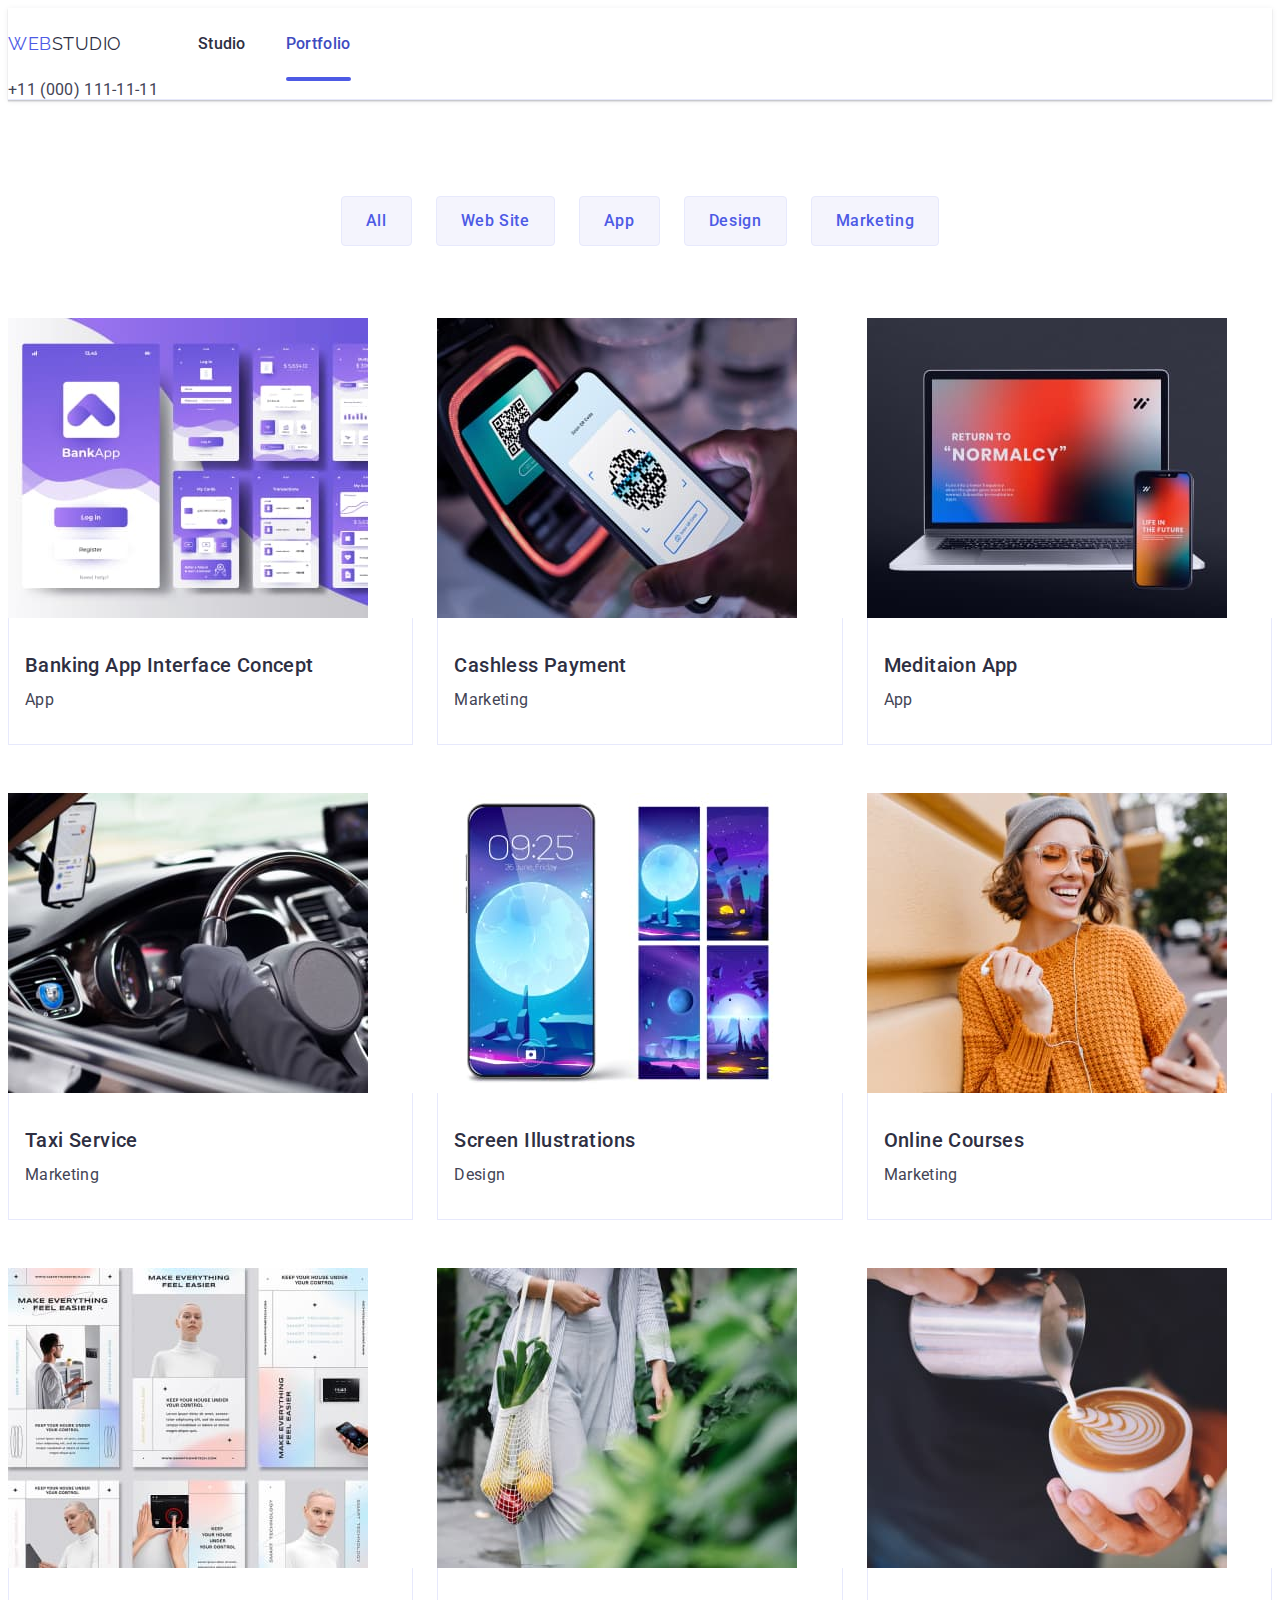
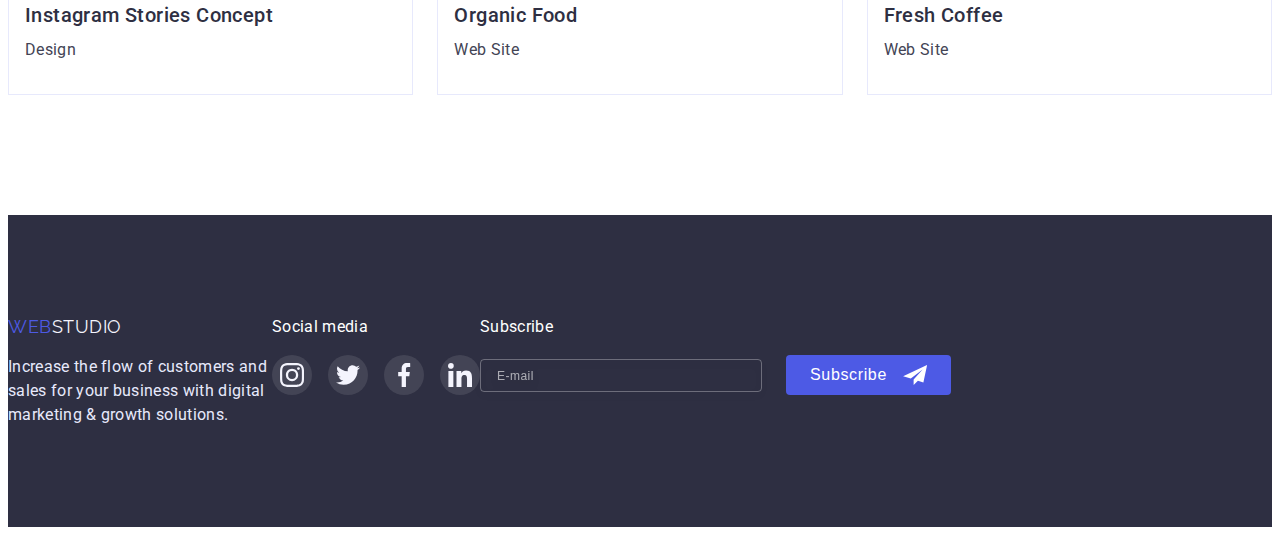
<file: portfolio.html>
<!DOCTYPE html>
<html lang="en">
  <head>
    <meta charset="UTF-8" />
    <meta http-equiv="X-UA-Compatible" content="IE=edge" />
    <meta name="viewport" content="width=device-width, initial-scale=1.0" />
    <title>Document</title>
    <link rel="preconnect" href="https://fonts.googleapis.com" />
    <link rel="preconnect" href="https://fonts.gstatic.com" crossorigin />
    <link
      href="https://fonts.googleapis.com/css2?family=Raleway:wght@800&family=Roboto:wght@400;500;700;900&display=swap"
      rel="stylesheet"
    />

    <link
      rel="stylesheet"
      href="https://cdnjs.cloudflare.com/ajax/libs/modern-normalize/1.1.0/modern-normalize.min.css"
      integrity="sha512-wpPYUAdjBVSE4KJnH1VR1HeZfpl1ub8YT/NKx4PuQ5NmX2tKuGu6U/JRp5y+Y8XG2tV+wKQpNHVUX03MfMFn9Q=="
      crossorigin="anonymous"
      referrerpolicy="no-referrer"
    />
    <link rel="stylesheet" href="./css/styles.css" />
  </head>

  <body>
    <header class="head">
      <div class="header-container container">
        <nav class="page-nav">
          <a href="./index.html" class="menu-web"
            >WEB<span class="studio">STUDIO</span></a
          >
          <ul class="menu">
            <li class="menu-item">
              <a href="./index.html" class="header">Studio</a>
            </li>
            <li class="menu-item">
              <a href="./portfolio.html" class="header liner text-header"
                >Portfolio</a
              >
            </li>
            <li class="menu-item"><a href="" class="header">Contacts</a></li>
          </ul>
        </nav>

        <address>
          <ul class="menu">
            <li class="mail">
              <a href="mailto:info@devstudio.com" class="header-2"
                >info@devstudio.com</a
              >
            </li>
            <li>
              <a href="tel:+110001111111" class="header-2"
                >+11 (000) 111-11-11</a
              >
            </li>
          </ul>
        </address>
      </div>
    </header>

    <main>
      <section class="sect-but">
        <div class="container">
          <h1 hidden>Portfolio</h1>
          <ul class="buttons-portfolio">
            <li class="mar-bot">
              <button type="button" class="button-p">All</button>
            </li>
            <li class="mar-bot">
              <button type="button" class="button-p">Web Site</button>
            </li>
            <li class="mar-bot">
              <button type="button" class="button-p">App</button>
            </li>
            <li class="mar-bot">
              <button type="button" class="button-p">Design</button>
            </li>
            <li class="mar-bot">
              <button type="button" class="button-p">Marketing</button>
            </li>
          </ul>

          <ul class="pictures-container">
            <li class="pictures-item">
              <a href="" class="pictures-link">
                <div class="pictures-item-wrapper">
                  <img
                    src="./images/p_1.jpg"
                    alt="Payment"
                    width="360"
                    height="300"
                    class="my-photo"
                  />
                  <p class="overlay">
                    14 Stylish and User-Friendly App Design Concepts · Task
                    Manager App · Calorie Tracker App · Exotic Fruit Ecommerce
                    App · Cloud Storage App
                  </p>
                </div>

                <div class="about-p">
                  <h2 class="name-2">Banking App Interface Concept</h2>
                  <p class="name-p-2">App</p>
                </div>
              </a>
            </li>

            <li class="pictures-item">
              <a href="" class="pictures-link">
                <div class="pictures-item-wrapper">
                  <img
                    src="./images/p_2.jpg"
                    alt="Payment"
                    width="360"
                    height="300"
                    class="my-photo"
                  />
                  <p class="overlay">
                    14 Stylish and User-Friendly App Design Concepts · Task
                    Manager App · Calorie Tracker App · Exotic Fruit Ecommerce
                    App · Cloud Storage App
                  </p>
                </div>
                <div class="about-p">
                  <h2 class="name-2">Cashless Payment</h2>
                  <p class="name-p-2">Marketing</p>
                </div>
              </a>
            </li>
            <li class="pictures-item">
              <a href="" class="pictures-link">
                <div class="pictures-item-wrapper">
                  <img
                    src="./images/p_3.jpg"
                    alt="Payment"
                    width="360"
                    height="300"
                    class="my-photo"
                  />
                  <p class="overlay">
                    14 Stylish and User-Friendly App Design Concepts · Task
                    Manager App · Calorie Tracker App · Exotic Fruit Ecommerce
                    App · Cloud Storage App
                  </p>
                </div>
                <div class="about-p">
                  <h2 class="name-2">Meditaion App</h2>
                  <p class="name-p-2">App</p>
                </div>
              </a>
            </li>

            <li class="pictures-item">
              <a href="" class="pictures-link">
                <div class="pictures-item-wrapper">
                  <img
                    src="./images/p_4.jpg"
                    alt="Payment"
                    width="360"
                    height="300"
                    class="my-photo"
                  />
                  <p class="overlay">
                    14 Stylish and User-Friendly App Design Concepts · Task
                    Manager App · Calorie Tracker App · Exotic Fruit Ecommerce
                    App · Cloud Storage App
                  </p>
                </div>
                <div class="about-p">
                  <h2 class="name-2">Taxi Service</h2>
                  <p class="name-p-2">Marketing</p>
                </div>
              </a>
            </li>

            <li class="pictures-item">
              <a href="" class="pictures-link">
                <div class="pictures-item-wrapper">
                  <img
                    src="./images/p_5.jpg"
                    alt="Payment"
                    width="360"
                    height="300"
                    class="my-photo"
                  />
                  <p class="overlay">
                    14 Stylish and User-Friendly App Design Concepts · Task
                    Manager App · Calorie Tracker App · Exotic Fruit Ecommerce
                    App · Cloud Storage App
                  </p>
                </div>
                <div class="about-p">
                  <h2 class="name-2">Screen Illustrations</h2>
                  <p class="name-p-2">Design</p>
                </div>
              </a>
            </li>

            <li class="pictures-item">
              <a href="" class="pictures-link">
                <div class="pictures-item-wrapper">
                  <img
                    src="./images/p_6.jpg"
                    alt="Payment"
                    width="360"
                    height="300"
                    class="my-photo"
                  />
                  <p class="overlay">
                    14 Stylish and User-Friendly App Design Concepts · Task
                    Manager App · Calorie Tracker App · Exotic Fruit Ecommerce
                    App · Cloud Storage App
                  </p>
                </div>
                <div class="about-p">
                  <h2 class="name-2">Online Courses</h2>
                  <p class="name-p-2">Marketing</p>
                </div>
              </a>
            </li>

            <li class="pictures-item">
              <a href="" class="pictures-link">
                <div class="pictures-item-wrapper">
                  <img
                    src="./images/p_7.jpg"
                    alt="Payment"
                    width="360"
                    height="300"
                    class="my-photo"
                  />
                  <p class="overlay">
                    14 Stylish and User-Friendly App Design Concepts · Task
                    Manager App · Calorie Tracker App · Exotic Fruit Ecommerce
                    App · Cloud Storage App
                  </p>
                </div>
                <div class="about-p">
                  <h2 class="name-2">Instagram Stories Concept</h2>
                  <p class="name-p-2">Design</p>
                </div>
              </a>
            </li>

            <li class="pictures-item">
              <a href="" class="pictures-link">
                <div class="pictures-item-wrapper">
                  <img
                    src="./images/p_8.jpg"
                    alt="Payment"
                    width="360"
                    height="300"
                    class="my-photo"
                  />
                  <p class="overlay">
                    14 Stylish and User-Friendly App Design Concepts · Task
                    Manager App · Calorie Tracker App · Exotic Fruit Ecommerce
                    App · Cloud Storage App
                  </p>
                </div>
                <div class="about-p">
                  <h2 class="name-2">Organic Food</h2>
                  <p class="name-p-2">Web Site</p>
                </div>
              </a>
            </li>

            <li class="pictures-item">
              <a href="" class="pictures-link">
                <div class="pictures-item-wrapper">
                  <img
                    src="./images/p_9.jpg"
                    alt="Payment"
                    width="360"
                    height="300"
                    class="my-photo"
                  />
                  <p class="overlay">
                    14 Stylish and User-Friendly App Design Concepts · Task
                    Manager App · Calorie Tracker App · Exotic Fruit Ecommerce
                    App · Cloud Storage App
                  </p>
                </div>
                <div class="about-p">
                  <h2 class="name-2">Fresh Coffee</h2>
                  <p class="name-p-2">Web Site</p>
                </div>
              </a>
            </li>
          </ul>
        </div>
      </section>
    </main>

    <footer class="footr">
      <div class="container footer-cont">
        <div>
          <a href="./index.html" class="menu-web f-mar"
            >WEB<span class="studio-2">STUDIO</span></a
          >
          <p class="p-footr">
            Increase the flow of customers and sales for your business with
            digital marketing & growth solutions.
          </p>
        </div>

        <div class="footer-soc-med">
          <p class="soc-media">Social media</p>
          <ul class="footer-icons">
            <li class="back-footer-icons">
              <a href="" class="footer-link"
                ><svg class="f-icons">
                  <use href="./images/icons.svg#icon-instagram-2"></use>
                </svg>
              </a>
            </li>
            <li class="back-footer-icons">
              <a href="" class="footer-link"
                ><svg class="f-icons">
                  <use href="./images/icons.svg#icon-twitter-1"></use>
                </svg>
              </a>
            </li>
            <li class="back-footer-icons">
              <a href="" class="footer-link"
                ><svg class="f-icons">
                  <use href="./images/icons.svg#icon-facebook-1"></use>
                </svg>
              </a>
            </li>
            <li class="back-footer-icons">
              <a href="" class="footer-link"
                ><svg class="f-icons">
                  <use href="./images/icons.svg#icon-linkedin-1"></use>
                </svg>
              </a>
            </li>
          </ul>
        </div>
        <div class="footer-sub">
          <p class="soc-media">Subscribe</p>
          <form class="footer-form">
            <label>
              <input
                class="footer-form-email"
                type="email"
                name="email"
                placeholder="E-mail"
              />
            </label>
            <button type="submit" class="footer-btn">
              Subscribe
              <svg class="form-icons">
                <use href="./images/icons.svg#icon-Frame-3"></use>
              </svg>
            </button>
          </form>
        </div>
      </div>
    </footer>
  </body>
</html>
</file>
<file: css/styles.css>
:root {
    --primary-brand-color: #4D5AE5;
    --pressed-stade-color: #404bbf;
    --dark-color: #2e2f42;
    --success-color: #31d0aa;
    --text-color: #434455;
    --subtle-text-color: #8e8f99;
    --accent-color: #e7e9fc;
    --light-color: #f4f4fd;
    --background-color: #ffffff;
    --modal-back-color: #fcfcfc
}

body {
    font-family: 'Roboto', sans-serif;
    background-color: var(--background-color);
    color: var(--text-color);
}

h1,
h2,
h3,
h4,
p {
    margin-top: 0;
    margin-bottom: 0;
}

ul {
    list-style: none;
    margin-top: 0;
    margin-bottom: 0;
    padding-left: 0;
}

img {
    display: block;
}

.menu-web {
    font-family: 'Raleway';
    font-size: 18px;
    line-height: 1.33;
    color: var(--primary-brand-color);
    text-decoration: none;
    letter-spacing: 0.03em;
    text-transform: uppercase;
    margin-right: 76px; 
}

.header.liner::after {
    position: absolute;
    content: "";
    width: 100%;
    height: 4px;
    left: 0;
    top: 43px;
    display: block;
    background-color: var(--primary-brand-color);
    border-radius: 2px;
    color: var(--primary-brand-color);
}

.f-mar {
    margin: 0;
}

.studio {
    color: var(--dark-color);
    text-decoration: none;
}

.studio-2 {
    color: var(--light-color);
    text-decoration: none;
}

.header {
    position: relative;
    font-size: 16px;
    line-height: 1.5;
    color: var(--dark-color);
    text-decoration: none;
    letter-spacing: 0.02em;
    font-weight: 500;
    transition: color 250ms cubic-bezier(0.4, 0, 0.2, 1);
}

.header:hover,
.header:focus {
    color: var(--pressed-stade-color);
    border-radius: 2px;
}

.text-header {
    color: var(--pressed-stade-color);
}

.header-2:hover,
.header-2:focus {
    color: var(--pressed-stade-color);
}

.header-2 {
    color: var(--text-color);
    text-decoration: none;
    letter-spacing: 0.02em;
    font-style: normal;
    font-size: 16px;
    transition-property: color;
    transition-duration: 250ms;
    transition-timing-function: cubic-bezier(0.4, 0, 0.2, 1);
}

.first-section {
    font-size: 56px;
    line-height: 1.07;
    text-align: center;
    color: var(--background-color);
    max-width: 496px;
    margin: auto;
    margin-bottom: 48px;
}



.image {
    max-width: 1440px;
    background-repeat: no-repeat;
}

.image.with-bg {
    background-color: var(--dark-color);
}

.image.with-image {
    background-image: linear-gradient(rgba(46, 47, 66, 0.7), rgba(46, 47, 66, 0.7)), url(../images/people-office.jpg);
    background-position: center;
    background-size: cover;
}


.advantage-icons {
    width: 64px;
    height: 64px;
}

.button-i {
    background-color: var(--primary-brand-color);
    cursor: pointer;
    font-family: 'Roboto';
    font-size: 16px;
    line-height: 1.5;
    letter-spacing: 0.04em;
    color: var(--background-color);
    font-weight: 500;
    padding: 16px 32px 16px 32px;
    border: none;
    border-radius: 4px;
    transition: background-color 250ms cubic-bezier(0.4, 0, 0.2, 1), box-shadow 250ms cubic-bezier(0.4, 0, 0.2, 1);
}

.button-i:hover,
.button-i:focus {
    background-color: var(--pressed-stade-color);
    box-shadow: 0px 4px 4px rgba(0, 0, 0, 0.15);
}

/* .headers-sect-2 {
    font-size: 20px;
    line-height: 1.5;
    letter-spacing: 0.02em;
    
    font-weight: 500;
} */

/* .ps-sect-2 {
    font-size: 16px;
    line-height: 1.5;
    letter-spacing: 0.02em;
    color: var(--text-color);
} */

.team-section {
    font-size: 36px;
    line-height: 1.11;
    text-align: center;
    letter-spacing: 0.02em;
    text-transform: capitalize;
    color: var(--dark-color);
    margin-bottom: 72px;
    background-color: var(--light-color);
}



.name {
    text-align: center;
    font-size: 20px;
    line-height: 1.5;
    letter-spacing: 0.02em;
    color: var(--dark-color);
    font-weight: 500;
    margin-bottom: 8px;
}

.name-2 {
    text-align: left;
    font-size: 20px;
    font-weight: 500;
    line-height: 1.5;
    letter-spacing: 0.02em;
    color: var(--dark-color);
    margin-bottom: 8px;
}

.name-p {
    font-size: 16px;
    line-height: 1.5;
    text-align: center;
    letter-spacing: 0.02em;
    color: var(--text-color);
}

.name-p-2 {
    font-size: 16px;
    line-height: 1.5;
    text-align: left;
    letter-spacing: 0.02em;
    color: var(--text-color);
}

.p-footr {
    font-size: 16px;
    line-height: 1.5;
    letter-spacing: 0.02em;
    color: var(--accent-color);
    width: 264px;
    margin-top: 16px;
}

.button-p {
    background-color: var(--light-color);
    border: 1px solid var(--accent-color);
    cursor: pointer;
    font-family: 'Roboto';
    font-weight: 500;
    letter-spacing: 0.04em;
    font-size: 16px;
    line-height: 24px;
    color: var(--primary-brand-color);
    padding: 12px 24px 12px 24px;
    border-radius: 4px;
    transition: background-color 250ms cubic-bezier(0.4, 0, 0.2, 1), box-shadow 250ms cubic-bezier(0.4, 0, 0.2, 1), color 250ms cubic-bezier(0.4, 0, 0.2, 1), border-color 250ms cubic-bezier(0.4, 0, 0.2, 1);
}

.button-p:hover,
.button-p:focus {
    background: var(--pressed-stade-color);
    box-shadow: 0px 3px 1px rgba(0, 0, 0, 0.1), 0px 2px 1px rgba(0, 0, 0, 0.08), 0px 2px 2px rgba(0, 0, 0, 0.12);
    color: var(--background-color);
    border-color: transparent;
}
img {
    display: block;
    max-width: 100%;
    height: auto;
}
.footr {
    background-color: var(--dark-color);
    padding-top: 100px;
    padding-bottom: 100px;
}

.team {
    background-color: var(--light-color);
    padding-top: 120px;
    padding-bottom: 120px;
}

/* .container {
    margin: 0 auto;
    padding: 0 15px;

} */
/* 
.header-container {
    display: flex;
    align-items: center;
    justify-content: space-between;

} */

.head {
    border-bottom: 1px solid var(--accent-color);
    box-shadow: 0px 2px 1px rgba(46, 47, 66, 0.08), 0px 1px 1px rgba(46, 47, 66, 0.16), 0px 1px 6px rgba(46, 47, 66, 0.08);
}

/* .second-container {
    display: flex;
    align-items: center;
    padding-top: 120px;
    padding-bottom: 72px;
    flex-wrap: wrap;
} */


/* .second-menu-item {
    width: calc((100% - 3 * 24px) / 4);
} */



.modal-items:not(:nth-child(4n)) {
    margin-bottom: 8px;
}



.fourth-container {
    display: flex;
    align-items: center;
    flex-wrap: wrap;
}

.buttons-portfolio {
    display: flex;
    flex-wrap: wrap;
    justify-content: center;
    margin-bottom: 72px;
}

.sect-but {
    padding-top: 96px;
    padding-bottom: 120px;
}

.mar-bot:not(:nth-child(5n)) {
    margin-right: 24px;
}

.pictures-container {
    display: flex;
    align-items: center;
    justify-content: center;
    flex-wrap: wrap;
    column-gap: 24px;
    row-gap: 48px;

}

.pictures-item {
    width: calc((100% - 2 * 24px) / 3);
}

.pictures-link {
    position: relative;
    text-decoration: none;
    display: block;
    transition: box-shadow 250ms cubic-bezier(0.4, 0, 0.2, 1);
}

.pictures-link:hover {
    box-shadow: 0px 1px 6px rgba(46, 47, 66, 0.08), 0px 1px 1px rgba(46, 47, 66, 0.16), 0px 2px 1px rgba(46, 47, 66, 0.08);
}

.pictures-link:focus {
    box-shadow: 0px 1px 6px rgba(46, 47, 66, 0.08), 0px 1px 1px rgba(46, 47, 66, 0.16), 0px 2px 1px rgba(46, 47, 66, 0.08);
}

.name-h {
    background: var(--background-color);
    border-radius: 0px 0px 4px 4px;
    width: calc((100% - 3 * 24px) / 4);
    transition: box-shadow 250ms cubic-bezier(0.4, 0, 0.2, 1);
}

.name-h:not(:nth-child(4n)) {
    margin-right: 24px;
}

.about {
    padding: 32px 16px 32px 16px;
    box-shadow: 0px 1px 6px rgba(46, 47, 66, 0.08), 0px 1px 1px rgba(46, 47, 66, 0.16), 0px 2px 1px rgba(46, 47, 66, 0.08);
}

.name-h:hover,
.name-h:focus {
    box-shadow: 0px 1px 6px rgba(46, 47, 66, 0.08), 0px 1px 1px rgba(46, 47, 66, 0.16), 0px 2px 1px rgba(46, 47, 66, 0.08);
}

.team-icons {
    width: 16px;
    height: 16px;
}

.about-icons {
    display: flex;
    gap: 24px;
    margin-top: 8px;
}

.back-team-icons {
    /* background-color: var(--primary-brand-color); */
    width: 40px;
    height: 40px;
    /* border-radius: 50%;
    padding: 12px; */
}

.link-about {
    background-color: var(--primary-brand-color);
    width: 100%;
    height: 100%;
    border-radius: 50%;
    display: flex;
    justify-content: center;
    align-items: center;
    transition: background-color 250ms cubic-bezier(0.4, 0, 0.2, 1);
}

.link-about:hover,
.link-about:focus {
    background-color: var(--pressed-stade-color);
}

.back-footer-icons {
    width: 40px;
    height: 40px;

}

.footer-link {
    width: 100%;
    height: 100%;
    display: flex;
    justify-content: center;
    align-items: center;
    border-radius: 50%;
    background-color: rgba(255, 255, 255, 0.1);
    transition: background-color 250ms cubic-bezier(0.4, 0, 0.2, 1);
}

.footer-link:hover,
.footer-link:focus {
    background-color: var(--success-color);
}

.f-icons {
    width: 24px;
    height: 24px;
}

.footer-icons {
    display: flex;
    gap: 16px;
}

.about-p {
    padding-top: 32px;
    padding-bottom: 32px;
    padding-left: 16px;
    border: 1px solid var(--accent-color);
    border-top: none;
}

.page-nav {
    display: flex;
    align-items: center;
}

.menu {
    display: flex;
    align-items: center;
}
.menu-item, .menu-item1, .menu-item2, .mail, .tel {
    display: none;
}

/* .second-menu {
    display: flex;
    align-items: center;
} */

.menu-item:not(:last-child) {
    margin-right: 40px;
    display: block;
    padding-top: 24px;
    padding-bottom: 24px;
}


.btn-div {
    display: block;
    margin: auto;
}

.fcust {
    display: flex;
    gap: 24px;
}

.cust-li-icons {
    width: 168px;
    height: 88px;

}

.cust-link {
    width: 100%;
    height: 100%;
    display: flex;
    justify-content: center;
    align-items: center;
    border: 1px solid #8E8F99;
    border-radius: 4px;
    transition: fill 250ms cubic-bezier(0.4, 0, 0.2, 1);
}

.cust-icons {
    fill: var(--subtle-text-color);
}

.cust-link:hover .cust-icons {
    fill: var(--pressed-stade-color);
}

.cust-link:focus .cust-icons {
    fill: var(--pressed-stade-color);
}

.cust-link:hover,
.cust-link:focus {
    border-color: var(--pressed-stade-color);

}

.cust-icons {
    width: 104px;
    height: 56px;
    transition: fill 250ms cubic-bezier(0.4, 0, 0.2, 1);
}

.a-cust:hover .cust-icons {
    fill: var(--pressed-stade-color)
}

.customers {
    padding-top: 120px;
    padding-bottom: 120px;
}

.soc-media {
    font-size: 16px;
    line-height: 24px;
    letter-spacing: 0.02em;
    color: #FFFFFF;
    margin-bottom: 16px;
}

.footer-cont {
    display: flex;
}

/* .footer-soc-med {
    margin-left: 120px;
} */

.pictures-item-wrapper {
    position: relative;
    overflow: hidden;
}

.overlay {
    position: absolute;
    left: 0;
    top: 0;
    width: 100%;
    height: 100%;
    transform: translate(0, 100%);
    transition: transform 250ms cubic-bezier(0.4, 0, 0.2, 1);
    background-color: var(--primary-brand-color);
    background-blend-mode: soft-light;
    mix-blend-mode: normal;
    font-size: 16px;
    line-height: 1.5;
    letter-spacing: 0.02em;
    color: var(--light-color);
    padding: 40px 32px 0px 32px;

}

.pictures-link:hover .overlay,
.pictures-link:focus .overlay {
    transform: translate(0, 0);

}

.backdrop {
    position: fixed;
    top: 0;
    left: 0;
    width: 100%;
    height: 100%;
    background-color: rgba(46, 47, 66, 0.4);
    z-index: 100;
    transition: opacity 250ms cubic-bezier(0.4, 0, 0.2, 1), visibility 250ms cubic-bezier(0.4, 0, 0.2, 1);
}

.modal {
    position: absolute;
    top: 50%;
    left: 50%;
    transform: translate(-50%, -50%);
    width: 408px;
    min-height: 576px;
    background-color: var(--modal-back-color);
    transform: translate(-50%, -50%) scale(1);
    transition: transform 250ms cubic-bezier(0.4, 0, 0.2, 1);
    box-shadow: 0px 1px 1px rgba(0, 0, 0, 0.14), 0px 1px 3px rgba(0, 0, 0, 0.12), 0px 2px 1px rgba(0, 0, 0, 0.2);
    border-radius: 4px;
    padding: 72px 24px 24px 24px;
}

.modal-close-btn-icon {
    width: 8px;
    height: 8px;
    transition: fill 250ms cubic-bezier(0.4, 0, 0.2, 1);
}
.mob-menu.is-open {
    transform: translateX(0);
}
.modal-close-btn {
    position: absolute;
    top: 24px;
    right: 24px;
    cursor: pointer;
    display: flex;
    align-items: center;
    justify-content: center;
    width: 24px;
    height: 24px;
    border-radius: 50%;
    background-color: var(--accent-color);
    border: 1px solid rgba(0, 0, 0, 0.1);
    padding: 0;
    transition: background-color 250ms cubic-bezier(0.4, 0, 0.2, 1);
}
/* .modal-close-btn {
    position: absolute;
    top: 24px;
    right: 24px;
} */
.modal-close-btn:hover,
.modal-close-btn:focus {
    background-color: var(--pressed-stade-color);

}

.modal-close-btn:hover .modal-close-btn-icon,
.modal-close-btn:focus .modal-close-btn-icon {
    fill: var(--background-color);
}

.backdrop.is-hidden {
    opacity: 0;
    visibility: hidden;
    pointer-events: none;
}

.backdrop.is-hidden .modal {
    transform: translate(-50%, -50%) scale(0);
}

/* .footer-sub {
    margin-left: 80px;
} */

.footer-form-email {
    padding: 8px 0px 8px 16px;
    border: 1px solid rgba(255, 255, 255, 0.3);
    filter: drop-shadow(0px 4px 4px rgba(0, 0, 0, 0.15));
    border-radius: 4px;
    width: 264px;
    background-color: transparent;
    transition: background-color 250ms cubic-bezier(0.4, 0, 0.2, 1), border 250ms cubic-bezier(0.4, 0, 0.2, 1);
}

.footer-form-email::placeholder {
    font-weight: 400;
    font-size: 12px;
    line-height: 2;
    display: flex;
    align-items: center;
    letter-spacing: 0.04em;
    color: rgba(255, 255, 255, 0.6);
}

.footer-form-email:focus {
    background-color: transparent;
    border: 1px solid rgba(255, 255, 255, 0.3);
}

.footer-form {
    display: flex;
    gap: 24px;
    align-items: center;
    justify-content: center;
}

.footer-btn {
    display: flex;
    align-items: center;
    justify-content: center;
    width: 165px;
    height: 40px;
    cursor: pointer;
    font-weight: 500;
    font-size: 16px;
    line-height: 1.5;
    display: flex;
    align-items: center;
    text-align: center;
    letter-spacing: 0.04em;
    color: var(--background-color);
    background: var(--primary-brand-color);
    border-radius: 4px;
    border: 0px;
    transition: background-color 250ms cubic-bezier(0.4, 0, 0.2, 1), box-shadow 250ms cubic-bezier(0.4, 0, 0.2, 1);
}

.footer-btn:hover,
.footer-btn:focus {
    background-color: var(--pressed-stade-color);
    box-shadow: 0px 4px 4px rgba(0, 0, 0, 0.15);
}

.form-icons {
    fill: #FFFFFF;
    width: 24px;
    height: 20px;
    margin-left: 16px;
}

.modal-p {
    font-weight: 500;
    font-size: 16px;
    line-height: 1.5;
    text-align: center;
    letter-spacing: 0.02em;
    color: var(--dark-color);
    margin-bottom: 16px;
}

.modal-form-input {
    width: 100%;
    height: 40px;
    border: 1px solid rgba(33, 33, 33, 0.2);
    border-radius: 4px;
    padding-left: 38px;
    transition: outline 250ms cubic-bezier(0.4, 0, 0.2, 1), border 250ms cubic-bezier(0.4, 0, 0.2, 1);
}

.modal-form-input:focus,
.modal-form-comment:focus {
    outline: none;
    border: 1px solid var(--primary-brand-color);
}

.modal-form-comment {
    display: block;
    width: 100%;
    height: 120px;
    padding-left: 16px;
    padding-top: 8px;
    border: 1px solid rgba(33, 33, 33, 0.2);
    border-radius: 4px;
    margin-bottom: 16px;
    resize: none;
}

.modal-form-comment::placeholder {
    font-weight: 400;
    font-size: 12px;
    line-height: 1.17;
    letter-spacing: 0.04em;
    color: rgba(117, 117, 117, 0.5);
}

.name-form {
    display: block;
    margin-bottom: 4px;
    font-weight: 400;
    font-size: 12px;
    line-height: 1.17;
    letter-spacing: 0.04em;
    color: var(--subtle-text-color);

}

.modal-input {
    display: block;
    position: relative;
}

.modal-input-icon {
    position: absolute;
    top: 50%;
    left: 16px;
    transform: translateY(-50%);
    width: 18px;
    height: 18px;
    fill: var(--dark-color);
    transition: fill 250ms cubic-bezier(0.4, 0, 0.2, 1);
}

.modal-form-input:focus+.modal-input-icon {
    fill: var(--primary-brand-color);
}

.a-form-agree {
    color: var(--primary-brand-color);
    font-weight: 400;
    font-size: 12px;
    line-height: 1.33;
    letter-spacing: 0.04em;
    text-decoration-line: underline;
}

.p-form-agree {

    display: flex;
    align-items: center;
    font-weight: 400;
    font-size: 12px;
    line-height: 1.17;
    letter-spacing: 0.04em;
    color: #757575;
    margin-bottom: 24px;

}

.visually-hidden {
    position: absolute;
    width: 1px;
    height: 1px;
    margin: -1px;
    padding: 0;
    overflow: hidden;
    border: 0;
    clip: rect(0 0 0 0);
}

.form-btn {
    background: var(--primary-brand-color);
    box-shadow: 0px 4px 4px rgba(0, 0, 0, 0.15);
    border-radius: 4px;
    height: 56px;
    min-width: 160px;
    cursor: pointer;
    font-weight: 500;
    font-size: 16px;
    line-height: 1.5;
    text-align: center;
    letter-spacing: 0.04em;
    color: var(--background-color);
    border: 0px;
    transition: background-color 250ms cubic-bezier(0.4, 0, 0.2, 1), box-shadow 250ms cubic-bezier(0.4, 0, 0.2, 1);
    display: block;
    margin: 0 auto;
    padding: 16px 32px 16px 32px;
}

.form-btn:hover,
.form-btn:focus {
    background-color: var(--pressed-stade-color);
    box-shadow: 0px 4px 4px rgba(0, 0, 0, 0.15);
}

.modal-icon-agree {
    margin-right: 8px;
}

.p-form-agree {
    cursor: pointer;
}

.p-form-agree .modal-icon-agree {
    height: 16px;
    width: 16px;
    flex-shrink: 0;
    border: 1.25px solid var(--dark-color);
    border-radius: 2px;
    display: flex;
    align-items: center;
    justify-content: center;
    fill: transparent;
    cursor: pointer;
}

.modal-form-check {
    transition: background-color 250ms cubic-bezier(0.4, 0, 0.2, 1), fill 250ms cubic-bezier(0.4, 0, 0.2, 1), border 250ms cubic-bezier(0.4, 0, 0.2, 1);
}

.modal-form-check:checked+.p-form-agree .modal-icon-agree {
    background-color: var(--pressed-stade-color);
    border: none;
    fill: var(--light-color);

}
.mob-menu {
    overflow-y: auto;
    position: fixed;
    top: 0;
    width: 100%;
    height: 100%;
    background-color: #fff;
    z-index: 20;
    padding-bottom: 40px;
    transform: translateX(100%);
  transition: transform 250ms ease-in-out;
}
.mob-menu-container {
    max-width: 428px;
    padding: 80px 24px 40px 40px;
    margin: 0 auto;
    position: relative;
    display: flex;
    flex-direction: column;
    height: 100%;
}


.modal-close-btn-icon {}

.mob-menu-link {
    display: flex;
    flex-direction: column;
    row-gap: 40px;
}

.mob-menu-i {
    font-weight: 700;
    font-size: 36px;
    line-height: 1.11;
    letter-spacing: 0.02em;
    text-transform: capitalize;
    color: #2E2F42;
    list-style: none;
    text-decoration: none;
}

.mob-menu-2 {
    margin-top: auto;
}
.text-header {}

.mail-mob {
    font-weight: 500;
    font-size: 20px;
    line-height: 1.2;
    letter-spacing: 0.02em;
    color: #434455;
    margin-bottom: 40px;
    text-decoration: none;
}

.tel-mob {
    font-weight: 700;
    font-size: 36px;
    line-height: 1.11;
    letter-spacing: 0.02em;
    text-transform: capitalize;
    color: #4D5AE5;
    text-decoration: none;
}

.mob-icons {
    margin-top: 48px;
    display: flex;
    gap: 56px;
    align-items: center;
}

.mob-back-team-icons {
    width: 40px;
    height: 40px;
    border-radius: 50%;
    background-color: #4D5AE5;
    padding: 8px;
}
.mail-mob-2 {
    margin-top: 40px;
}
.mob-link-about {}

.mob-team-icons {
    width: 24px;
    height: 24px;
}
</file>
